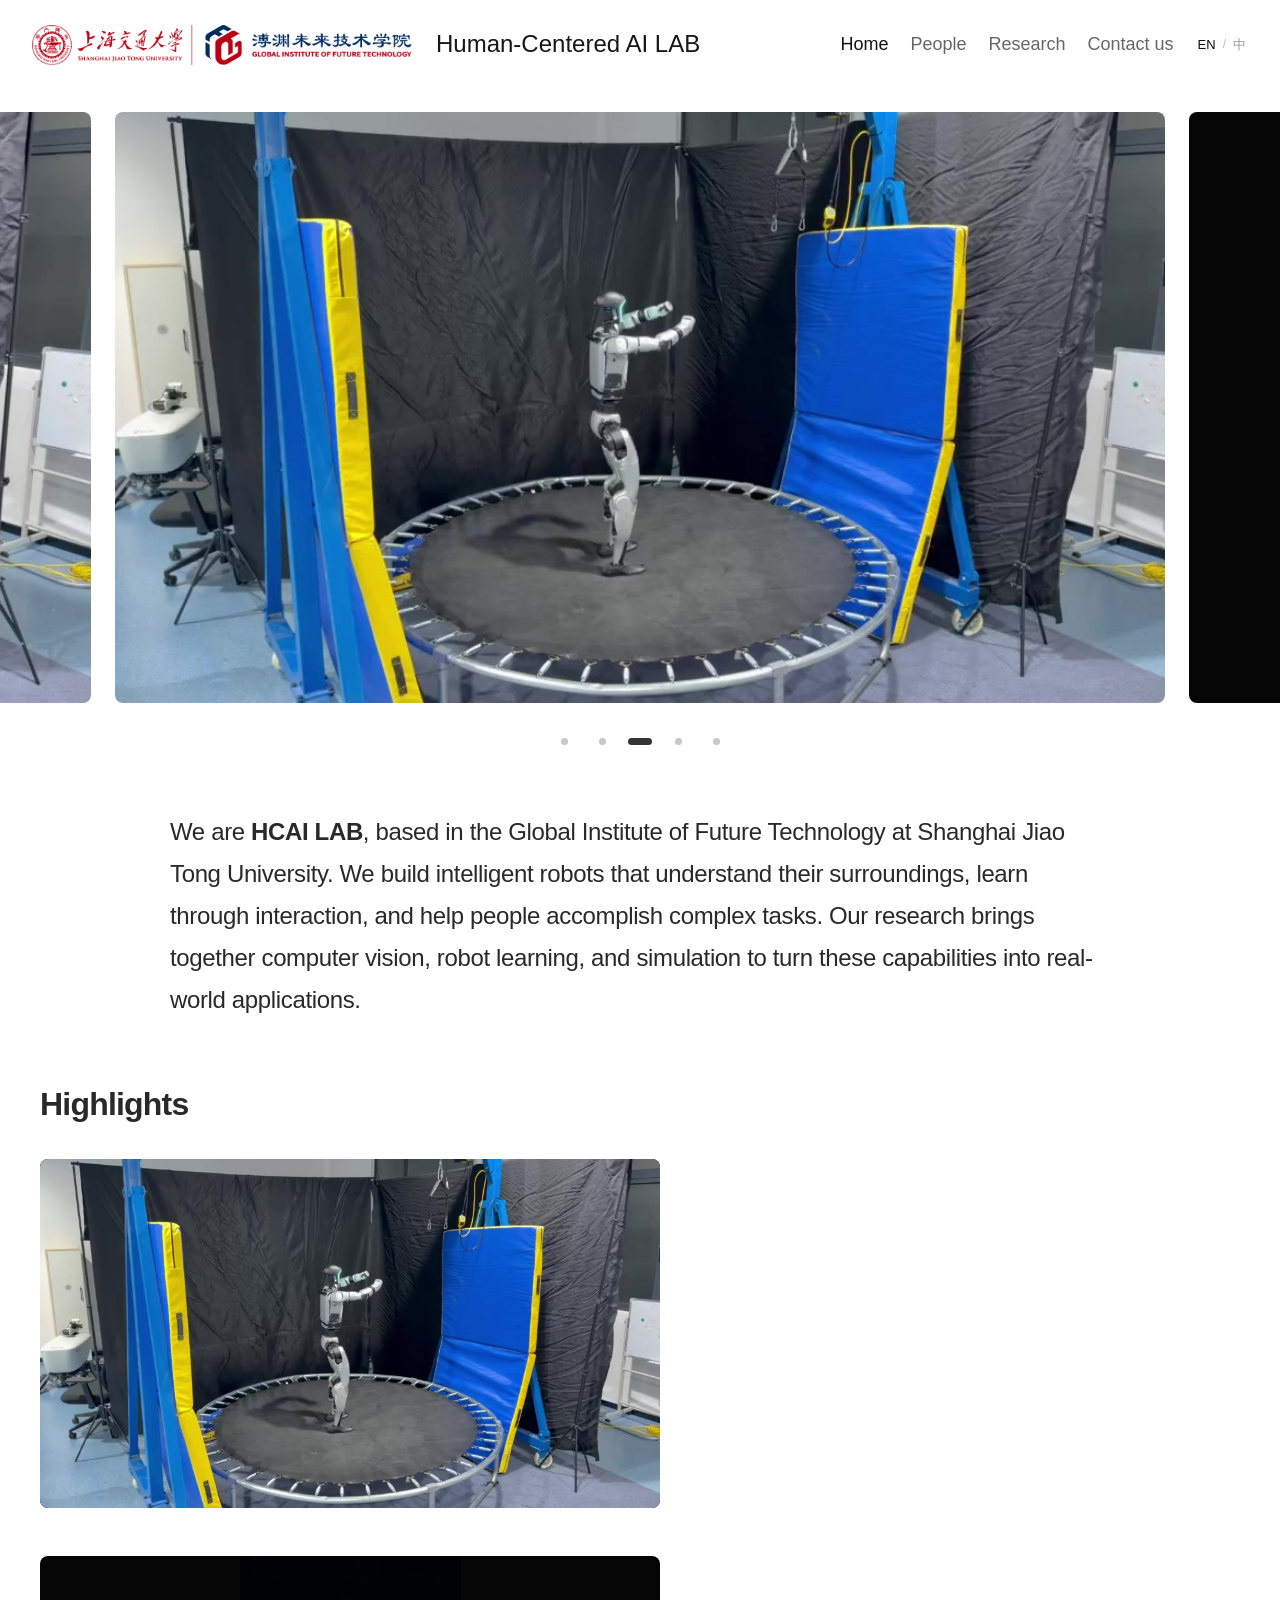
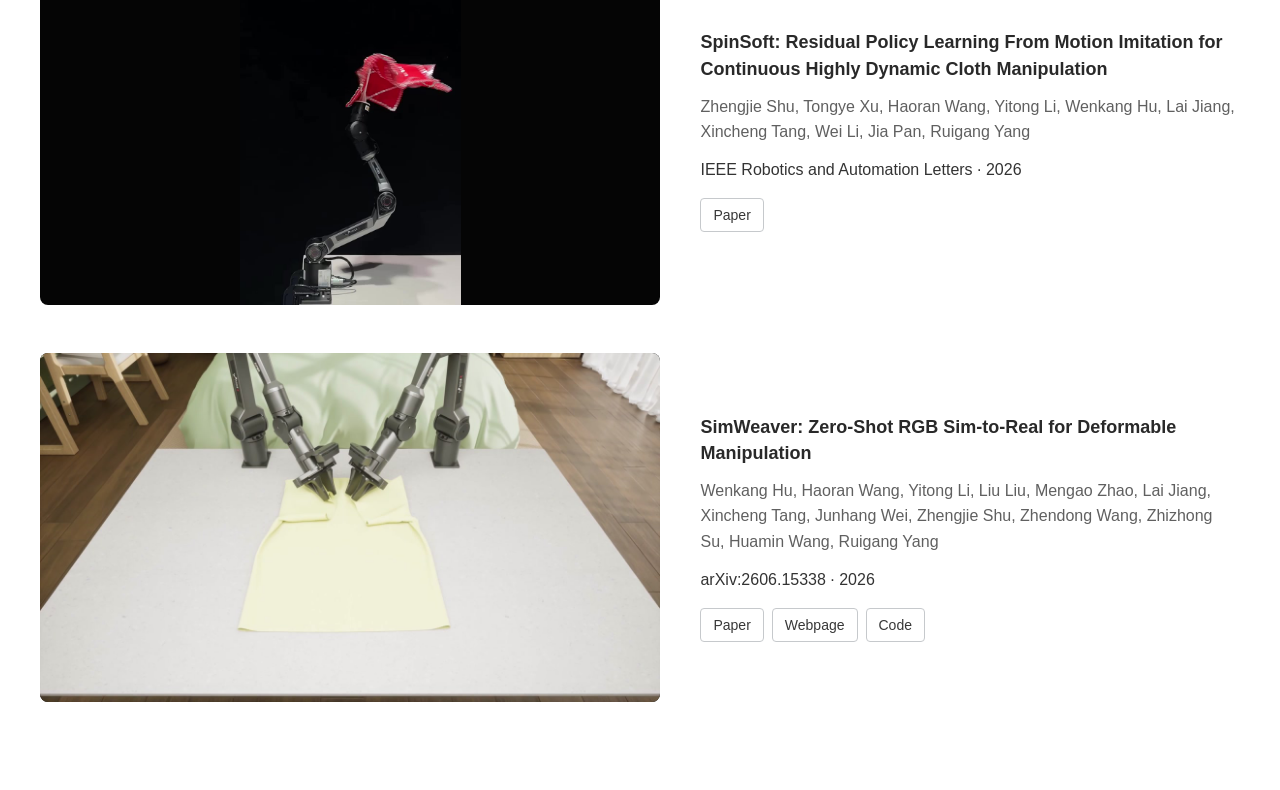
<file: index.html>
<!doctype html>
<html lang="en"><head><meta charset="utf-8"><meta name="viewport" content="width=device-width,initial-scale=1"><meta name="description" content="Human-Centered AI LAB at Shanghai Jiao Tong University, led by Professor Ruigang Yang. Explore our people, research and contact information."><meta name="theme-color" content="#a51d36"><title>Home | Human-Centered AI LAB · SJTU</title><link rel="icon" href="assets/favicon.svg" type="image/svg+xml"><link rel="stylesheet" href="style.css?v=fec92d4c0a"><script src="publications.js?v=fc303112a5" defer></script><script src="app.js?v=69bd2c455f" defer></script></head><body data-page="index"><a class="skip" href="#main">Skip to content / 跳至正文</a><div id="app"></div><noscript>Please enable JavaScript to view this bilingual website. 请启用 JavaScript 以浏览双语网站。<a href="https://gift.sjtu.edu.cn/en/faculty/40840">Faculty profile / 教师主页</a></noscript></body></html>
</file>
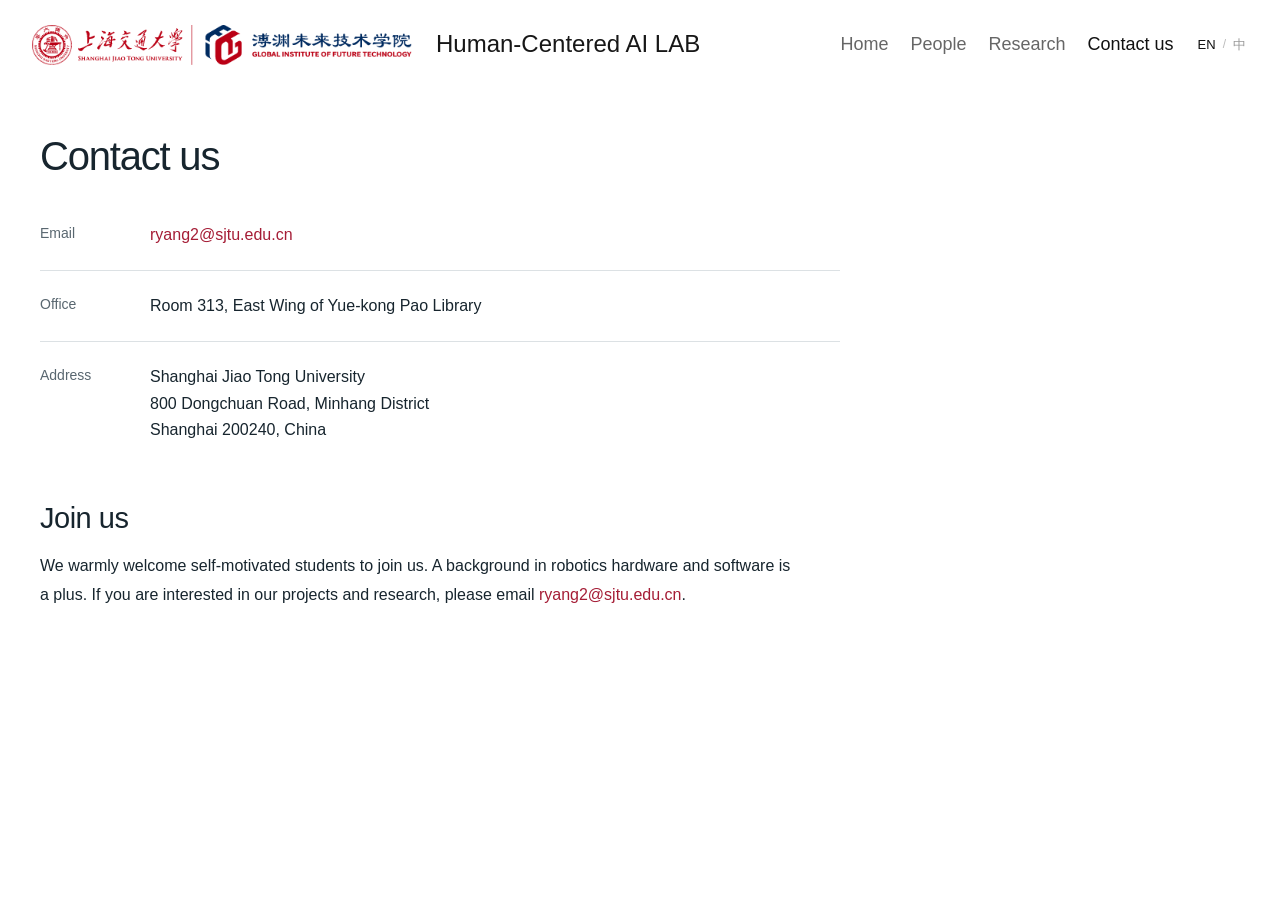
<file: contact.html>
<!doctype html>
<html lang="en"><head><meta charset="utf-8"><meta name="viewport" content="width=device-width,initial-scale=1"><meta name="description" content="Human-Centered AI LAB at Shanghai Jiao Tong University, led by Professor Ruigang Yang. Explore our people, research and contact information."><meta name="theme-color" content="#a51d36"><title>Contact us | Human-Centered AI LAB · SJTU</title><link rel="icon" href="assets/favicon.svg" type="image/svg+xml"><link rel="stylesheet" href="style.css?v=fec92d4c0a"><script src="app.js?v=69bd2c455f" defer></script></head><body data-page="contact"><a class="skip" href="#main">Skip to content / 跳至正文</a><div id="app"></div><noscript>Please enable JavaScript to view this bilingual website. 请启用 JavaScript 以浏览双语网站。<a href="https://gift.sjtu.edu.cn/en/faculty/40840">Faculty profile / 教师主页</a></noscript></body></html>
</file>
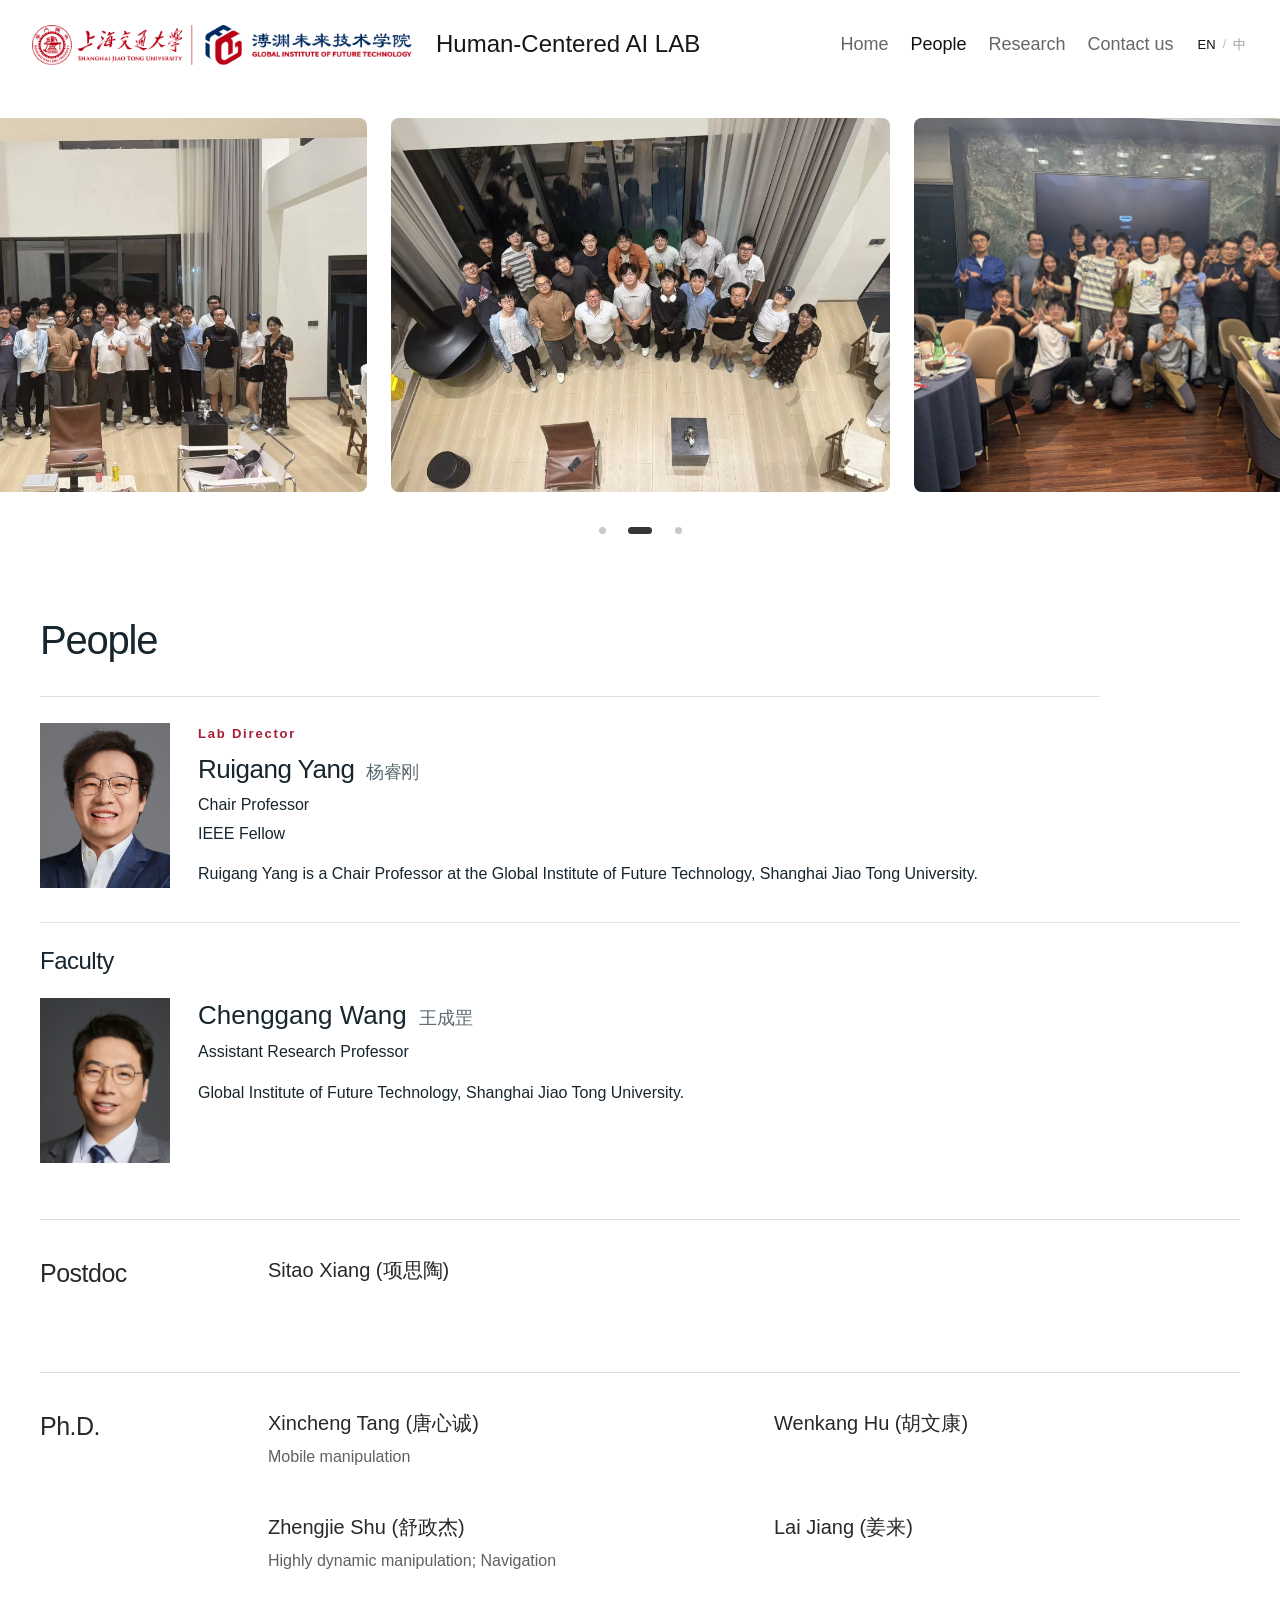
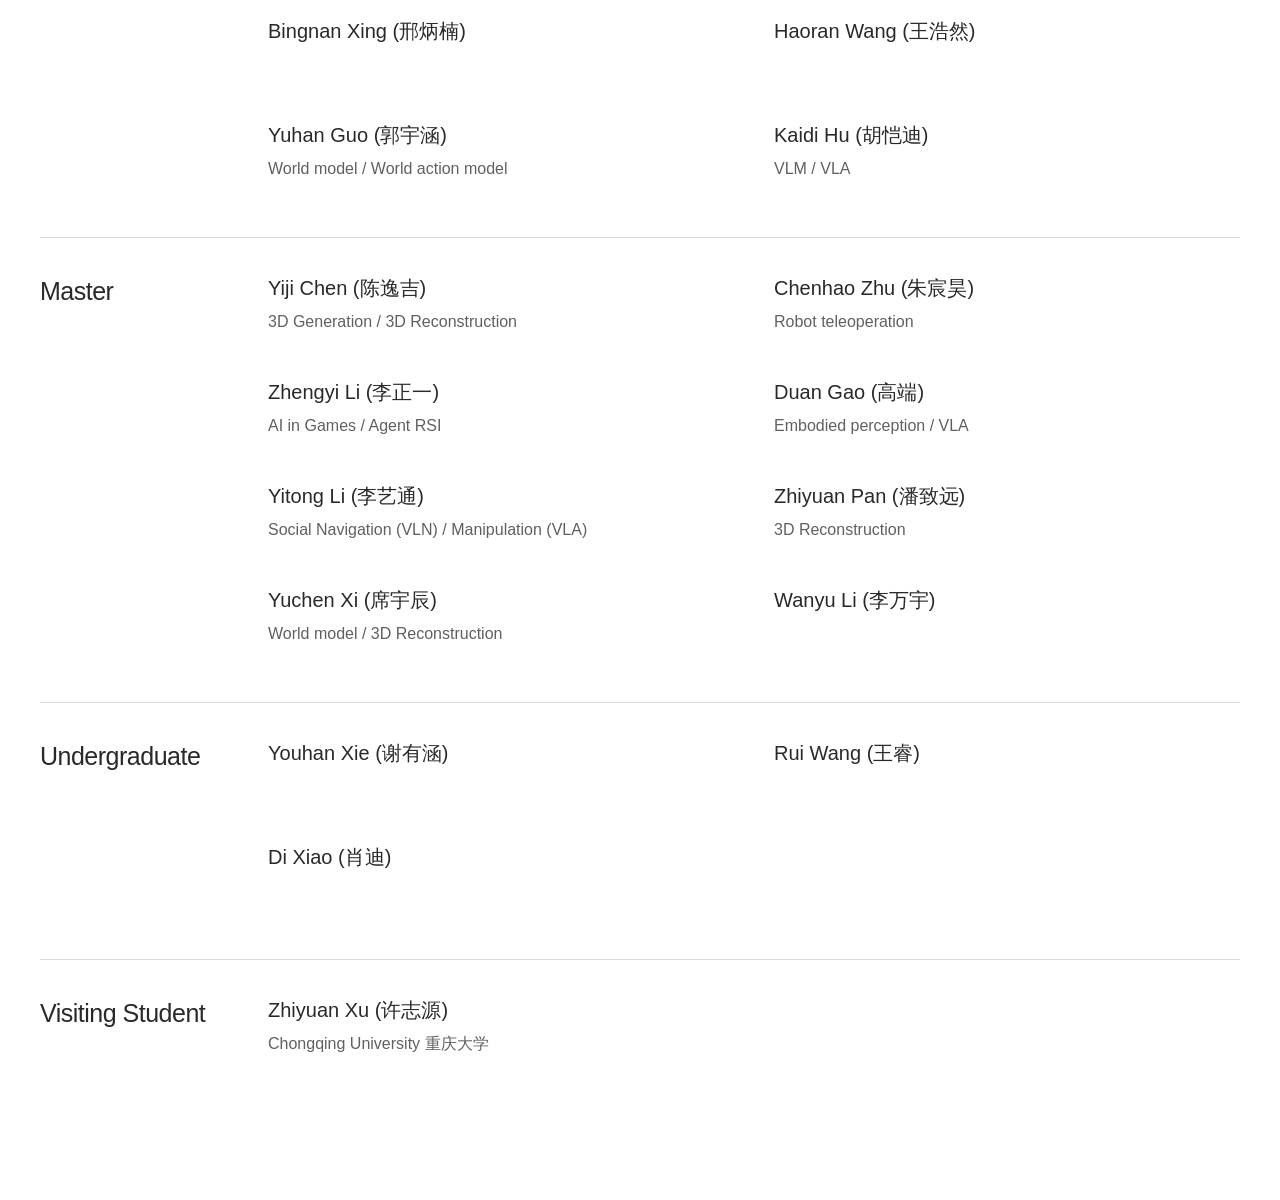
<file: people.html>
<!doctype html>
<html lang="en"><head><meta charset="utf-8"><meta name="viewport" content="width=device-width,initial-scale=1"><meta name="description" content="Human-Centered AI LAB at Shanghai Jiao Tong University, led by Professor Ruigang Yang. Explore our people, research and contact information."><meta name="theme-color" content="#a51d36"><title>People | Human-Centered AI LAB · SJTU</title><link rel="icon" href="assets/favicon.svg" type="image/svg+xml"><link rel="stylesheet" href="style.css?v=fec92d4c0a"><script src="app.js?v=69bd2c455f" defer></script></head><body data-page="people"><a class="skip" href="#main">Skip to content / 跳至正文</a><div id="app"></div><noscript>Please enable JavaScript to view this bilingual website. 请启用 JavaScript 以浏览双语网站。<a href="https://gift.sjtu.edu.cn/en/faculty/40840">Faculty profile / 教师主页</a></noscript></body></html>
</file>
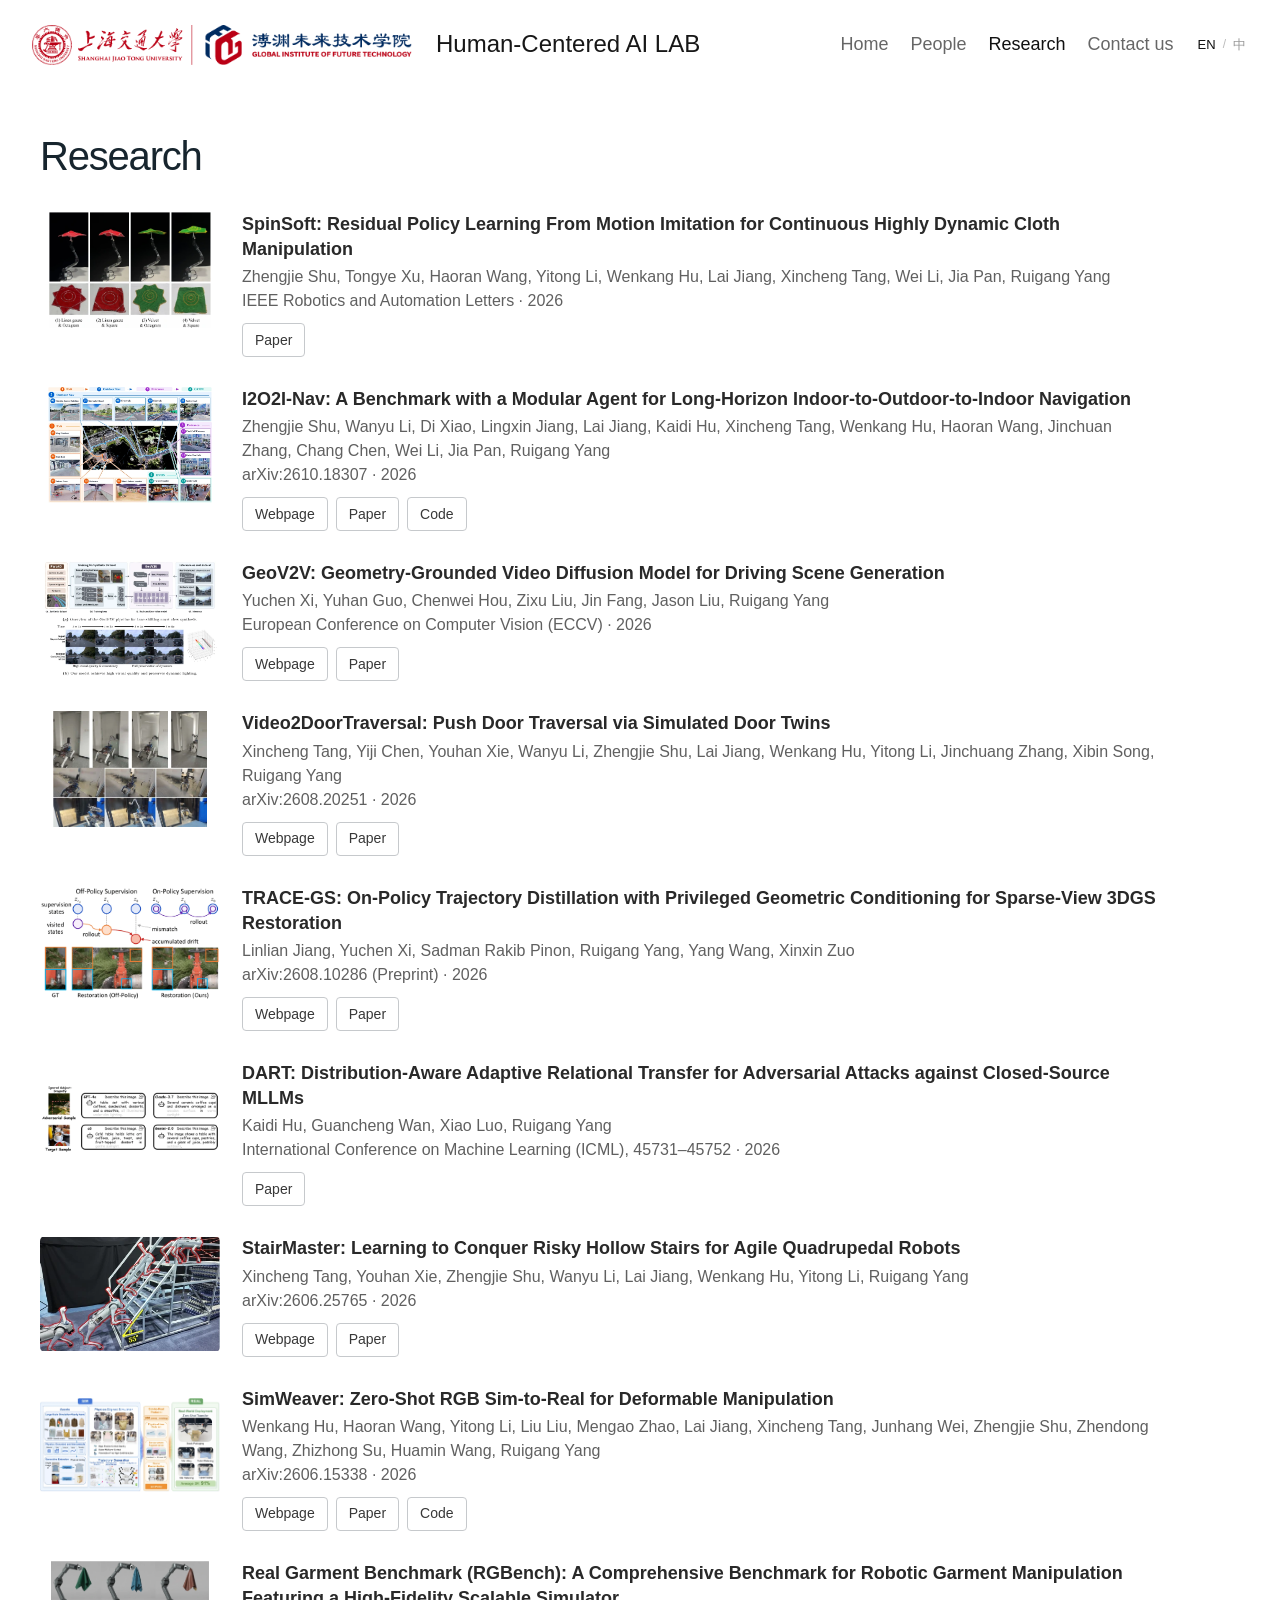
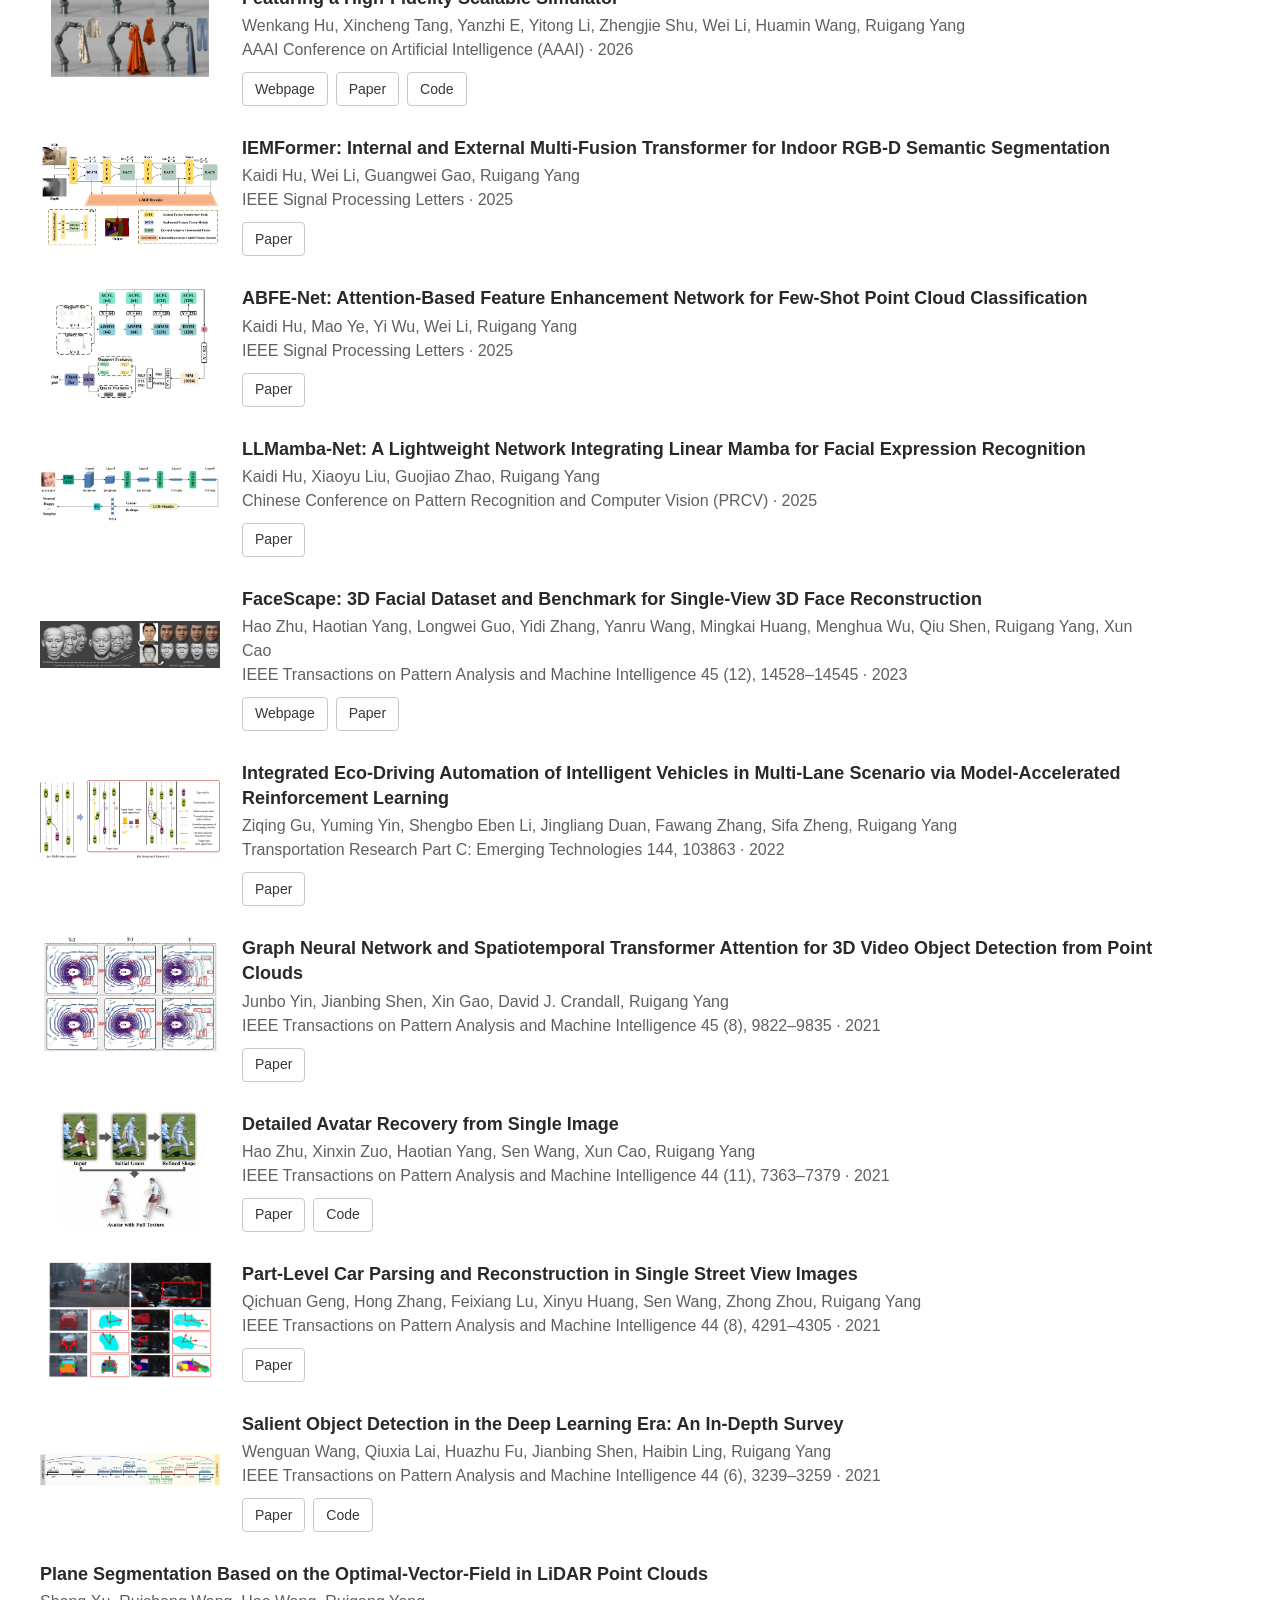
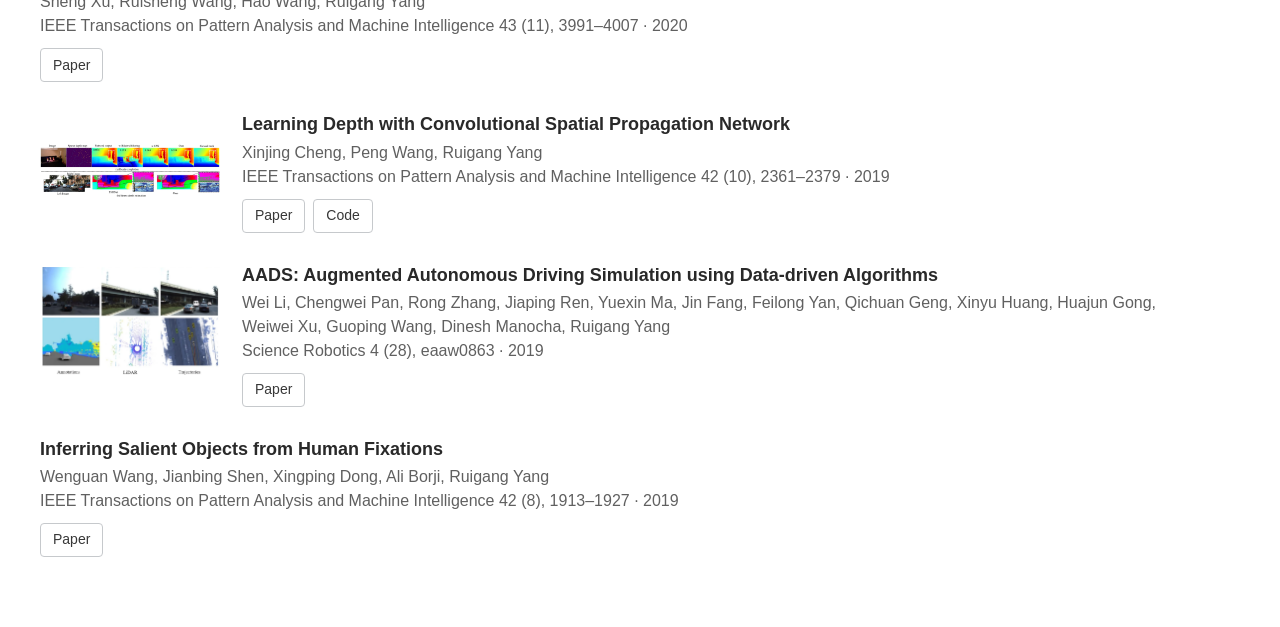
<file: research.html>
<!doctype html>
<html lang="en"><head><meta charset="utf-8"><meta name="viewport" content="width=device-width,initial-scale=1"><meta name="description" content="Human-Centered AI LAB at Shanghai Jiao Tong University, led by Professor Ruigang Yang. Explore our people, research and contact information."><meta name="theme-color" content="#a51d36"><title>Research | Human-Centered AI LAB · SJTU</title><link rel="icon" href="assets/favicon.svg" type="image/svg+xml"><link rel="stylesheet" href="style.css?v=fec92d4c0a"><script src="publications.js?v=fc303112a5" defer></script><script src="app.js?v=69bd2c455f" defer></script></head><body data-page="research"><a class="skip" href="#main">Skip to content / 跳至正文</a><div id="app"></div><noscript>Please enable JavaScript to view this bilingual website. 请启用 JavaScript 以浏览双语网站。<a href="https://gift.sjtu.edu.cn/en/faculty/40840">Faculty profile / 教师主页</a></noscript></body></html>
</file>
<file: style.css>
:root{--red:#a51d36;--ink:#17252e;--muted:#596770;--line:#dce1e4;--pale:#f3f5f6;--max:1200px}*{box-sizing:border-box}body{margin:0;color:var(--ink);font-family:Arial,"Helvetica Neue","Noto Sans SC","Microsoft YaHei",sans-serif;font-size:16px;line-height:1.65;background:white}a{color:inherit;text-decoration:none}a:hover{color:var(--red)}button{font:inherit;cursor:pointer}a:focus-visible,button:focus-visible{outline:3px solid #167a9a;outline-offset:5px}img{max-width:100%;display:block}.wrap{width:min(var(--max),calc(100% - 80px));margin:auto}.utility{background:#17252e;color:#e5eaec;font-size:14px}.utility .wrap{min-height:37px;display:flex;align-items:center;justify-content:space-between;gap:20px}.utility-links{display:flex;gap:20px;align-items:center}.utility-links span{color:#84949d}.language{display:flex;gap:9px;align-items:center}.language button{border:0;background:transparent;color:#b6c1c6;padding:5px 4px;font-size:14px}.language button[aria-pressed=true]{color:white;text-decoration:underline;text-underline-offset:5px}.brand{display:flex;align-items:center;gap:33px;padding:30px 0 25px}.university{display:flex;flex-direction:column;color:var(--red);padding-right:32px;border-right:1px solid var(--line);flex:none}.uni-cn{font-family:"Songti SC",SimSun,serif;letter-spacing:3px;font-weight:700;font-size:26px}.uni-en{font-size:10px;letter-spacing:1.3px;font-weight:700;margin-top:4px}.lab-name{font-size:29px;font-weight:600;letter-spacing:-.8px;line-height:1.2}.lab-subtitle{font-size:14px;color:var(--muted);margin-top:8px;letter-spacing:.4px}.nav-shell{border-bottom:1px solid var(--line)}nav{display:flex;align-items:center;gap:42px}nav a{padding:12px 0 16px;position:relative;font-size:16px}nav a[aria-current=page]{color:var(--red);font-weight:700}nav a[aria-current=page]:after{content:"";position:absolute;bottom:-1px;left:0;right:0;height:3px;background:var(--red)}.nav-end{margin-left:auto;color:var(--muted);font-size:13px;letter-spacing:1px}.menu-toggle{display:none}.breadcrumb{font-size:13px;color:var(--muted);padding:22px 0}.breadcrumb span{margin:0 11px;color:#9ca7ad}h1,h2,h3,p{margin-top:0}h1{font-size:40px;letter-spacing:-1.2px;font-weight:500;line-height:1.2;margin-bottom:20px}h2{font-weight:500;letter-spacing:-.5px;font-size:29px;line-height:1.3}h3{font-weight:500;font-size:21px;line-height:1.35}p{margin-bottom:20px}.eyebrow{font-size:13px;letter-spacing:1.8px;text-transform:uppercase;color:var(--red);font-weight:700;margin-bottom:13px}.hero-grid{display:grid;grid-template-columns:minmax(0,2.16fr) minmax(270px,1fr);gap:34px}.hero-visual{position:relative;min-width:0}.hero-visual img{width:100%;height:430px;object-fit:cover;object-position:55%}.visual-caption{font-size:12px;color:#697a84;margin:7px 0 0}.hero-about{border-top:3px solid var(--red);padding-top:24px}.hero-about h1{font-size:31px}.hero-about p{color:var(--muted);font-size:16px;line-height:1.7}.text-link{display:inline-block;color:var(--red);border-bottom:1px solid #bc8b94;font-weight:600;padding-bottom:3px}.section{margin-top:62px;margin-bottom:65px}.section-heading{display:flex;align-items:baseline;justify-content:space-between;gap:20px;border-bottom:1px solid var(--line);margin-bottom:26px;padding-bottom:17px}.section-heading h2{margin:0}.section-heading a{font-size:14px;color:var(--red)}.cards{display:grid;grid-template-columns:repeat(3,1fr);gap:28px}.research-card{border-bottom:1px solid var(--line);padding-bottom:24px}.research-card img{width:100%;aspect-ratio:1.85;object-fit:cover;transition:filter .2s}.research-card:hover img{filter:contrast(1.08)}.research-card h3{margin:19px 0 10px}.research-card p{font-size:15px;color:var(--muted);margin:0}.home-bottom{display:grid;grid-template-columns:1.25fr 1fr;gap:55px;margin-bottom:65px}.home-profile{display:grid;grid-template-columns:130px 1fr;gap:25px}.home-profile img{width:130px;height:165px;object-fit:cover;object-position:center 23%}.home-profile h3{margin-bottom:6px}.home-profile p{font-size:15px;color:var(--muted);margin-bottom:13px}.contact-callout{border-left:3px solid var(--red);padding:23px 28px;background:var(--pale)}.contact-callout p{color:var(--muted);font-size:15px}.contact-callout h3{font-size:24px;margin-bottom:12px}.page-intro{max-width:800px;margin-bottom:40px}.page-intro p{font-size:18px;color:var(--muted)}.person-profile{display:grid;grid-template-columns:260px 1fr;gap:55px;border-top:1px solid var(--line);padding-top:32px;max-width:1060px}.portrait{width:260px;height:330px;object-fit:cover;object-position:center 25%}.person-name{font-size:34px;margin:3px 0 4px}.chinese-name{font-size:21px;color:var(--muted);margin-left:13px}.role{font-size:18px;margin:0 0 18px}.profile-links{display:flex;gap:23px;flex-wrap:wrap;margin-top:24px;font-size:15px}.education{display:grid;grid-template-columns:65px 1fr;gap:10px 20px;margin:20px 0 0}.education dt{color:var(--red);font-weight:700}.education dd{margin:0}.notice{border-top:1px solid var(--line);padding-top:25px;margin:50px 0 65px}.notice p{color:var(--muted)}.research-row{display:grid;grid-template-columns:1fr 1.4fr;gap:45px;border-top:1px solid var(--line);padding:35px 0;scroll-margin-top:25px}.research-row img{width:100%;max-height:260px;object-fit:cover}.research-row h2{margin-top:6px}.research-row p{color:var(--muted)}.tags{display:flex;gap:9px;flex-wrap:wrap}.tags span{font-size:14px;background:var(--pale);padding:6px 12px}.publication-band{background:#172d3a;color:white;padding:35px 40px;display:flex;align-items:center;justify-content:space-between;gap:30px;margin:28px 0 65px}.publication-band h2{margin-bottom:8px}.publication-band p{margin:0;color:#c6d1d7}.button{display:inline-block;border:1px solid #b7c5ce;padding:10px 20px;flex-shrink:0}.button:hover{background:white;color:var(--ink)}.contact-grid{display:grid;grid-template-columns:1.1fr 1fr;gap:70px;margin-bottom:60px}.contact-details{margin:0}.contact-details>div{padding:22px 0;border-top:1px solid var(--line);display:grid;grid-template-columns:90px 1fr;gap:20px}.contact-details dt{font-size:14px;color:var(--muted)}.contact-details dd{margin:0;overflow-wrap:anywhere}.contact-details a{color:var(--red)}.location-panel{padding:35px;background:var(--pale);border-top:3px solid var(--red);height:fit-content}.location-panel .campus-word{font-size:54px;letter-spacing:-2px;font-weight:600;margin:0 0 18px;color:#b2c0c6}.location-panel h2{font-size:25px}.location-panel p{color:var(--muted)}.source-note{font-size:13px;color:var(--muted);margin:30px 0}.source-note a{text-decoration:underline}.footer{background:#17252e;color:#e1e7eb;padding:40px 0 22px}.footer-grid{display:grid;grid-template-columns:1.4fr 1fr 1fr;gap:50px}.footer h2{font-size:22px;color:white;margin-bottom:12px}.footer p,.footer a{font-size:14px;color:#bcc8cf}.footer h3{font-size:15px;color:#fff;margin-bottom:12px}.footer-links{display:flex;flex-direction:column;gap:7px}.footer a:hover{color:white;text-decoration:underline}.copyright{margin-top:34px;border-top:1px solid #394851;padding-top:18px;font-size:12px;color:#9fafb8;display:flex;justify-content:space-between;gap:20px}.skip{position:absolute;top:-70px;left:15px;padding:10px;background:white;z-index:5}.skip:focus{top:5px}html[lang=zh-CN] h1,html[lang=zh-CN] h2{letter-spacing:0}html[lang=zh-CN] .hero-about h1{font-size:29px;line-height:1.5}html[lang=zh-CN] .hero-about p{line-height:1.9}@media(min-width:1500px){:root{--max:1260px}.hero-visual img{height:460px}}@media(max-width:950px){.wrap{width:calc(100% - 44px)}.brand{gap:20px}.university{padding-right:20px}.uni-cn{font-size:21px}.uni-en{font-size:8px}.lab-name{font-size:25px}.hero-grid{grid-template-columns:1.65fr 1fr;gap:24px}.hero-visual img{height:440px}.hero-about h1{font-size:27px}.hero-about p{font-size:15px}.home-bottom{gap:25px}.contact-grid{gap:35px}.nav-end{display:none}}@media(max-width:700px){.wrap{width:calc(100% - 36px)}.utility-links a:last-child,.utility-links span{display:none}.utility .wrap{gap:8px}.utility-links a{font-size:12px}.brand{padding:23px 0;align-items:flex-start;flex-direction:column;gap:16px}.university{border:0;padding:0}.uni-cn{font-size:21px}.uni-en{font-size:8px}.lab-name{font-size:27px}.lab-subtitle{font-size:12px}.nav-shell .wrap{position:relative}.menu-toggle{display:block;border:0;background:white;padding:12px 0;font-size:15px;color:var(--red)}nav{display:none;gap:0;flex-direction:column;align-items:stretch;padding-bottom:10px}nav.open{display:flex}nav a{padding:11px 0}nav a[aria-current=page]:after{width:30px}.breadcrumb{padding:19px 0;font-size:12px}.hero-grid{grid-template-columns:1fr;gap:24px}.hero-visual img{height:auto;aspect-ratio:1.65;object-position:center}.hero-about{padding-top:23px}.hero-about h1{font-size:31px}.hero-about p{font-size:16px}.section{margin:42px 0}.section-heading{align-items:center}.section-heading h2{font-size:25px}.cards{grid-template-columns:1fr;gap:30px}.research-card img{max-height:220px}.home-bottom{grid-template-columns:1fr;margin-bottom:42px;gap:34px}.home-profile{grid-template-columns:100px 1fr;gap:20px}.home-profile img{width:100px;height:140px}.footer-grid{grid-template-columns:1fr;gap:25px}.copyright{display:block}.copyright span{display:block;margin-top:6px}.page-intro h1{font-size:34px}.page-intro p{font-size:17px}.person-profile{grid-template-columns:1fr;gap:25px}.portrait{width:220px;height:280px}.person-name{font-size:29px}.chinese-name{font-size:19px}.education{font-size:15px;grid-template-columns:52px 1fr;gap:13px}.research-row{grid-template-columns:1fr;gap:22px;padding:28px 0}.research-row h2{font-size:26px}.publication-band{padding:28px;align-items:flex-start;flex-direction:column;margin-bottom:40px}.contact-grid{grid-template-columns:1fr;gap:35px}.contact-details>div{grid-template-columns:64px 1fr;gap:15px}.location-panel{padding:28px}.notice{margin-bottom:40px}}@media(prefers-reduced-motion:reduce){*{scroll-behavior:auto!important;transition:none!important}}
/* Minimal institutional header and full-screen typographic home. */
.minimal-header{display:flex;align-items:center;justify-content:space-between;gap:32px;padding:34px 40px 22px;background:#fff}.official-identity{display:block;flex:0 1 500px;min-width:230px}.official-identity img{width:100%;height:auto}.minimal-controls{display:flex;align-items:center;gap:30px;flex-shrink:0}.minimal-header nav{display:flex;flex-direction:row;align-items:center;gap:27px;padding:0}.minimal-header nav a{font-size:14px;font-weight:400;color:#666;padding:8px 0;white-space:nowrap}.minimal-header nav a[aria-current=page]{color:#111}.minimal-header nav a[aria-current=page]:after{display:none}.minimal-header nav a:hover{color:#a51d36}.minimal-header .language{font-size:12px;gap:5px;color:#bbb}.minimal-header .language button{font-size:13px;color:#999;padding:6px 2px}.minimal-header .language button[aria-pressed=true]{color:#111;text-decoration:none}.minimal-home{padding:30px 40px 35px;display:flex;align-items:center;min-height:calc(100svh - 107px)}.full-name{font-family:Arial,"Helvetica Neue",sans-serif;font-size:min(11.4vw,17svh);font-weight:500;line-height:.99;letter-spacing:-.065em;margin:0;color:#111}.full-name>span{display:block;white-space:nowrap}.full-name wbr{display:none}html[lang=zh-CN] .full-name{letter-spacing:-.065em}.minimal-footer{margin:50px 40px 0;border-top:1px solid #e8e8e8;padding:22px 0;display:flex;justify-content:space-between;gap:20px;font-size:13px;color:#777}body[data-page=index] #app{min-height:100svh}.minimal-header~main .breadcrumb{padding-top:30px}
@media(min-width:1600px){.minimal-header{padding:40px 4vw 24px}.minimal-home{padding-left:4vw;padding-right:4vw;min-height:calc(100svh - 115px)}}
@media(max-width:1080px){.minimal-header{gap:22px;padding:28px 30px 20px}.official-identity{flex-basis:420px}.minimal-controls{gap:18px}.minimal-header nav{gap:18px}.minimal-home{padding-left:30px;padding-right:30px}}
@media(max-width:850px){.minimal-header{align-items:flex-start;flex-direction:column;gap:23px}.official-identity{flex-basis:auto;width:min(500px,100%);min-width:0}.minimal-controls{width:100%;justify-content:space-between}.minimal-home{min-height:calc(100svh - 150px)}.full-name{font-size:min(11.7vw,16svh)}}
@media(max-width:550px){.minimal-header{padding:25px 22px 10px;gap:20px}.minimal-header nav{gap:18px}.minimal-header nav a{font-size:14px}.minimal-controls{gap:14px}.minimal-header .language{gap:4px}.minimal-home{padding:35px 22px 40px;min-height:calc(100svh - 132px);align-items:center}.full-name{font-size:min(17vw,13.5svh);line-height:1.01;letter-spacing:-.065em}.full-name>span{white-space:normal}.full-name wbr{display:initial}.minimal-footer{margin:30px 22px 0;flex-direction:column;gap:8px}.minimal-header~main .breadcrumb{padding-top:20px}} 
@media(max-width:360px){.minimal-header nav{gap:11px}.minimal-controls{gap:9px}.minimal-header nav a{font-size:13px}}
body[data-page=index] #app{display:flex;flex-direction:column;min-height:100svh}body[data-page=index] .minimal-header{flex-shrink:0}body[data-page=index] .minimal-home{flex:1;min-height:0}@media(min-width:851px){.full-name{font-size:min(11.4vw,calc((100svh - 175px)/4))}}

/* Quiet two-line title with generous white space. */
body[data-page=index] .minimal-home{justify-content:center;padding:40px 40px 120px}.full-name,html[lang=zh-CN] .full-name{font-size:clamp(36px,5vw,76px);font-weight:400;line-height:1.2;letter-spacing:-.045em;text-align:center}.full-name>span{white-space:nowrap}.full-name>span+span{margin-top:.08em}@media(max-width:850px){body[data-page=index] .minimal-home{padding:40px 24px 110px}.full-name,html[lang=zh-CN] .full-name{font-size:clamp(25px,5.2vw,44px)}}@media(max-width:550px){body[data-page=index] .minimal-home{padding:35px 20px 110px}.full-name,html[lang=zh-CN] .full-name{font-size:clamp(20px,5.8vw,30px);line-height:1.3;letter-spacing:-.04em}}

/* Subpages begin directly with their page title. */
body:not([data-page=index]) .page-intro{padding-top:42px;margin-bottom:32px}body:not([data-page=index]) .page-intro h1{margin-bottom:0}@media(max-width:550px){body:not([data-page=index]) .page-intro{padding-top:30px;margin-bottom:26px}}

/* People: director and faculty, with concise biographies. */
.director-label{text-transform:none}.director-role{margin-bottom:4px}.fellow{font-size:18px;margin:0 0 22px}.faculty-section{border-top:1px solid var(--line);margin-top:48px;padding-top:26px;margin-bottom:60px}.faculty-section>h2{margin-bottom:28px}.faculty-profile{border-top:0;padding-top:0}.faculty-profile .person-name{margin-top:0}@media(max-width:700px){.faculty-section{margin-top:36px;margin-bottom:40px}.faculty-profile .person-name{line-height:1.4}.faculty-profile .chinese-name{display:inline-block}}

/* Compact faculty profiles: portraits at half the previous width and height. */
.person-profile{grid-template-columns:130px minmax(0,1fr);gap:28px;padding-top:26px}.portrait{width:130px;height:165px}.person-name{font-size:26px;margin:0 0 6px}.chinese-name{font-size:18px;margin-left:12px}.person-profile .role,.person-profile .fellow{font-size:16px}.person-profile .role{margin-bottom:14px}.person-profile .director-role{margin-bottom:2px}.person-profile .fellow{margin-bottom:14px}.person-profile .director-label{margin-bottom:8px}.person-profile p:last-child{margin-bottom:0}.faculty-section{margin-top:34px;padding-top:22px;margin-bottom:48px}.faculty-section>h2{font-size:24px;margin-bottom:22px}.faculty-profile{padding-top:0}@media(max-width:700px){.person-profile{grid-template-columns:110px minmax(0,1fr);gap:20px}.portrait{width:110px;height:140px}.person-name{font-size:22px}.person-profile .chinese-name{display:block;font-size:16px;margin:5px 0 0}.faculty-section{margin-top:30px;padding-top:22px;margin-bottom:36px}.faculty-profile .person-name{line-height:1.3}}

/* Publication list: small paper figures and compact bibliographic details. */
.project-list{display:grid;gap:30px;margin-bottom:70px;max-width:1120px}.project-row{display:grid;grid-template-columns:180px minmax(0,1fr);gap:22px;align-items:start}.project-image{display:flex;width:180px;height:116px;align-items:center;justify-content:center;overflow:hidden;border-radius:5px}.project-image img{width:100%;height:100%;object-fit:contain}.project-details h2{font-size:18px;font-weight:600;letter-spacing:0;line-height:1.4;margin:0 0 3px;color:#292929}.project-details p{font-size:16px;line-height:1.5;margin:0;color:#606060}.project-links{display:flex;flex-wrap:wrap;gap:7px;font-size:16px;line-height:1.6;margin-top:2px;color:#333}.project-links a:hover{text-decoration:underline;text-underline-offset:4px}.project-links span{color:#777}
@media(max-width:700px){.project-row{grid-template-columns:140px minmax(0,1fr);gap:18px}.project-image{width:140px;height:100px}.project-details h2{font-size:17px}.project-list{gap:30px}}
@media(max-width:480px){.project-row{grid-template-columns:1fr;gap:12px}.project-image{width:180px;height:110px}.project-image-empty{display:none}.project-list{gap:32px;margin-bottom:42px}.project-details h2{font-size:18px}}

/* Contact and recruitment: a simple single-column page. */
.contact-content{max-width:800px;margin-bottom:64px}.contact-information>h2{margin-bottom:8px}.contact-information .contact-details>div:first-child{border-top:0;padding-top:10px}.join-us{margin-top:34px}.join-us h2{margin-bottom:15px}.join-us p{max-width:760px;margin:0;line-height:1.8}.join-us a{color:var(--red);overflow-wrap:anywhere}.join-us a:hover{text-decoration:underline;text-underline-offset:3px}@media(max-width:700px){.contact-content{margin-bottom:40px}.join-us{margin-top:28px}}

/* Home: the original Video2DoorTraversal film as a quiet background. */
body[data-page=index] .minimal-home{position:relative;isolation:isolate;overflow:hidden;background:#222;padding:40px}.home-background,.home-shade{position:absolute;inset:0;width:100%;height:100%;pointer-events:none}.home-background{top:-6%;height:112%;object-fit:cover;object-position:center;z-index:-2}.home-shade{background:rgba(0,0,0,.43);z-index:-1}.minimal-home .full-name{color:#fff;text-shadow:0 2px 18px rgba(0,0,0,.3)}@media(max-width:550px){body[data-page=index] .minimal-home{padding:30px 20px}}

/* Lab wordmark and the white introduction below the full-height film. */
.home-page{width:100%}body[data-page=index] .minimal-home{min-height:calc(100svh - 108px);flex:none}.lab-intro{background:white;color:#292929;padding:84px 40px 96px}.lab-intro-inner{max-width:940px;margin:0 auto}.lab-intro p{font-size:24px;line-height:1.75;margin:0;letter-spacing:-.015em}.lab-intro strong{font-weight:600}@media(max-width:1100px){.minimal-header{gap:20px}.official-identity{flex-basis:380px}}@media(max-width:850px){.minimal-header{display:grid;grid-template-columns:minmax(0,1fr) auto;gap:20px}.minimal-controls{grid-column:1/-1}.official-identity{width:min(500px,100%)}body[data-page=index] .minimal-home{min-height:calc(100svh - 150px)}.lab-intro{padding:60px 28px 70px}.lab-intro p{font-size:21px}}@media(max-width:550px){.minimal-header{column-gap:16px;row-gap:20px}body[data-page=index] .minimal-home{min-height:calc(100svh - 120px)}.lab-intro{padding:46px 22px 54px}.lab-intro p{font-size:18px;line-height:1.8}}

/* A restrained editorial wordmark, aligned with the institutional header. */
@media(max-width:1100px){}@media(max-width:550px){}

@media(max-width:850px){.minimal-header{display:flex;flex-direction:column;align-items:flex-start}.minimal-controls{width:100%}}

/* Quiet video highlights and distinct publication resource links. */
.highlights{padding:0 40px 96px;background:#fff}.highlights-inner{max-width:1200px;margin:0 auto}.highlights h2{font-size:30px;line-height:1.2;font-weight:600;letter-spacing:-.025em;margin:0 0 28px;color:#292929}.highlight-grid{display:grid;grid-template-columns:repeat(3,minmax(0,1fr));gap:22px}.highlight-grid :is(video,img){display:block;width:100%;aspect-ratio:568/320;object-fit:contain;border-radius:6px;background:#eee}.project-links{gap:8px;margin-top:10px}.project-links a{display:inline-flex;align-items:center;justify-content:center;min-height:34px;padding:4px 12px;border:1px solid #c6c9cc;border-radius:4px;font-size:14px;line-height:1.5;color:#383838;background:#fff;transition:border-color .15s,color .15s,background .15s}.project-links a:hover{border-color:var(--red);color:var(--red);background:#fdf7f8;text-decoration:none}.project-links a:focus-visible{outline:2px solid var(--red);outline-offset:3px}@media(max-width:850px){.highlights{padding:0 28px 70px}.highlight-grid{gap:16px}.highlights h2{font-size:28px}}@media(max-width:600px){.highlight-grid{grid-template-columns:1fr;gap:20px}.highlights{padding:0 22px 54px}.highlights h2{font-size:26px;margin-bottom:22px}}

/* Large, swipeable films with a quiet three-dot navigation. */
.highlights{padding:0 0 80px;overflow:hidden}.highlights-inner{max-width:none}.highlights h2{max-width:1200px;margin:0 auto 28px;padding:0 40px;box-sizing:content-box}.highlight-grid{--film-width:min(82vw,1100px);position:relative;display:flex;gap:24px;overflow-x:auto;scroll-snap-type:x mandatory;scrollbar-width:none;padding:0 calc((100% - var(--film-width))/2);cursor:grab;overscroll-behavior-x:contain;touch-action:pan-x pan-y}.highlight-grid::-webkit-scrollbar{display:none}.highlight-grid :is(video,img){flex:0 0 var(--film-width);width:var(--film-width);max-width:none;scroll-snap-align:center;scroll-snap-stop:always;border-radius:8px;user-select:none;pointer-events:none}.highlight-grid.dragging{scroll-snap-type:none;cursor:grabbing}.highlight-grid:focus-visible{outline:2px solid var(--red);outline-offset:-2px}.highlight-dots{display:flex;justify-content:center;gap:2px;margin-top:20px}.highlight-dots button{display:grid;place-items:center;width:36px;height:36px;border:0;background:transparent;cursor:pointer;padding:0}.highlight-dots span{display:block;width:7px;height:7px;border-radius:50%;background:#c8c8c8;transition:width .2s,background .2s}.highlight-dots button[aria-pressed=true] span{width:24px;border-radius:5px;background:#353535}.highlight-dots button:focus-visible{outline:2px solid var(--red);border-radius:5px}@media(min-width:1500px){.highlight-grid{--film-width:min(78vw,1400px)}}@media(max-width:850px){.highlights h2{padding:0 28px}.highlight-grid{gap:16px}.highlights{padding-bottom:60px}}@media(max-width:600px){.highlights h2{padding:0 22px}.highlight-grid{--film-width:88vw;gap:12px}.highlight-grid :is(video,img){border-radius:5px}.highlights{padding-bottom:44px}.highlight-dots{margin-top:12px}}

/* Team photos lead the People page, retaining the complete photograph. */
.people-page{width:100%;min-width:0}.group-gallery{padding:28px 0 10px;overflow:hidden}.group-gallery .highlight-grid{--film-width:min(39vw,500px)}.group-gallery .highlight-grid img{aspect-ratio:4/3;height:auto;object-fit:contain}.people-page>.wrap{margin-top:16px}@media(min-width:1500px){.group-gallery .highlight-grid{--film-width:min(38vw,550px)}}@media(max-width:600px){.group-gallery{padding-top:12px}.group-gallery .highlight-grid{--film-width:44vw}.people-page>.wrap{margin-top:8px}}

/* Preserve the complete portrait demonstration against its dark backdrop. */
.home-page .highlight-grid video:nth-child(4){background:#050505}

/* Compact, centered header with clearer navigation. */
.minimal-header{width:100%;max-width:1360px;margin:0 auto;padding:24px 32px 20px;gap:32px}
.minimal-header nav a{font-size:18px}
@media(max-width:1080px){.minimal-header{padding:24px 28px 20px;gap:24px}.official-identity{flex-basis:380px}.minimal-header nav{gap:20px}}
@media(max-width:850px){.minimal-header{gap:20px}.official-identity{flex-basis:auto}}
@media(max-width:550px){.minimal-header{padding:20px 20px 14px;gap:18px}.minimal-header nav{gap:12px}.minimal-header nav a{font-size:16px}.minimal-controls{gap:12px}.minimal-header .language{gap:3px}}
@media(max-width:360px){.minimal-header{padding-left:14px;padding-right:14px}.minimal-header nav{gap:9px}.minimal-header nav a{font-size:15px}.minimal-controls{gap:8px}}

/* Institutional identity at the left edge, navigation at the right. */
.minimal-header{max-width:none;margin:0;padding:22px 32px;gap:30px}
.header-brand{display:flex;align-items:center;gap:30px;min-width:0}
.header-brand .official-identity{flex:0 1 500px;width:500px;min-width:260px}
.lab-wordmark{font-family:Arial,"Helvetica Neue",Helvetica,sans-serif;font-size:28px;font-weight:400;line-height:1.2;letter-spacing:0;color:#171717;white-space:nowrap}
.minimal-controls{margin-left:auto}
.project-row-text{grid-template-columns:1fr}
@media(max-width:1500px){.header-brand{gap:24px}.header-brand .official-identity{width:380px;flex-basis:380px}.lab-wordmark{font-size:24px}.minimal-header nav{gap:22px}.minimal-controls{gap:22px}}
@media(max-width:1200px){.minimal-header{flex-wrap:wrap;gap:18px}.header-brand{width:100%;justify-content:flex-start}.minimal-controls{width:100%;justify-content:flex-end}.header-brand .official-identity{width:420px;flex-basis:420px}}
@media(max-width:850px){.minimal-header{display:flex;flex-direction:column;align-items:stretch}.header-brand .official-identity{width:55%;flex-basis:55%;min-width:0}.lab-wordmark{font-size:22px}.minimal-controls{justify-content:space-between}}
@media(max-width:550px){.minimal-header{padding:18px 20px 14px;gap:16px}.header-brand{flex-direction:column;align-items:flex-start;gap:12px}.header-brand .official-identity{width:100%;flex-basis:auto}.lab-wordmark{font-size:22px}.minimal-header nav{gap:12px}.minimal-controls{gap:12px}}
@media(max-width:360px){.minimal-header{padding-left:14px;padding-right:14px}.minimal-header nav{gap:9px}.minimal-controls{gap:8px}}

/* Home: films first, followed by the introduction and three research stories. */
.home-reel{padding:22px 0 0;overflow:hidden;background:#fff}
.home-page .lab-intro{padding:52px 32px 64px}
.home-projects{max-width:1264px;margin:0 auto;padding:0 32px 88px;color:#292929}
.home-projects>h2{font-size:32px;line-height:1.2;font-weight:600;letter-spacing:-.025em;margin:0 0 36px}
.home-project-list{display:grid;gap:48px}
.home-project{display:grid;grid-template-columns:minmax(0,1.15fr) minmax(0,1fr);gap:40px;align-items:center}
.home-project-media{min-width:0;overflow:hidden;border-radius:8px;background:#050505}
.home-project-media video{display:block;width:100%;aspect-ratio:16/9;object-fit:contain;pointer-events:none}
.home-project-info h3{font-size:25px;line-height:1.3;font-weight:500;letter-spacing:-.02em;margin:0 0 16px}
.home-project-info h4{font-size:18px;line-height:1.45;font-weight:600;letter-spacing:0;margin:0 0 12px}
.home-project-info p{font-size:16px;line-height:1.6;color:#606060;margin:0 0 10px}
.home-project-info .home-project-venue{color:#333;margin-top:12px}
.home-project-info .project-links{margin-top:16px}
@media(max-width:850px){.home-reel{padding-top:12px}.home-page .lab-intro{padding:36px 28px 48px}.home-projects{padding:0 28px 64px}.home-project{gap:24px;grid-template-columns:minmax(0,1fr) minmax(0,1fr)}.home-project-info h3{font-size:23px}.home-project-list{gap:40px}}
@media(max-width:650px){.home-project{grid-template-columns:1fr;gap:20px}.home-projects{padding:0 22px 52px}.home-projects>h2{font-size:28px;margin-bottom:26px}.home-project-info h3{margin-bottom:12px}.home-page .lab-intro{padding:28px 22px 42px}.home-project-list{gap:38px}}

/* Student directory: degree labels beside two quiet columns of names. */
.student-sections{margin:56px 0 88px;max-width:1200px;display:grid;gap:0}
.student-section{display:grid;grid-template-columns:180px minmax(0,1fr);gap:48px;align-items:start;margin:0;padding:36px 0 44px;border-top:1px solid #d8dadd}
.student-section>h2{font-size:25px;font-weight:500;line-height:1.4;margin:0;color:#292929;letter-spacing:-.02em}
.student-grid{display:grid;grid-template-columns:repeat(2,minmax(0,1fr));gap:32px 40px}
.student-card{border:0;padding:0;min-height:72px}
.student-card h3{font-size:20px;font-weight:400;line-height:1.4;margin:0 0 7px;color:#292929;letter-spacing:0}
.student-card h3 a,.student-card h3 a:visited,.student-card h3 a:hover{color:inherit;text-decoration:none;font:inherit}
.student-card h3 a:focus-visible{outline:2px solid var(--red);outline-offset:4px}
.student-card p{font-size:16px;line-height:1.6;color:#606060;margin:0}
@media(max-width:1000px){.student-section{grid-template-columns:160px minmax(0,1fr);gap:30px}.student-grid{gap:28px}.student-card h3{font-size:18px}.student-section>h2{font-size:23px}}
@media(max-width:750px){.student-section{grid-template-columns:1fr;gap:26px}.student-sections{margin-top:48px;gap:0}.student-card{min-height:64px}}
@media(max-width:550px){.student-grid{grid-template-columns:1fr;gap:24px}.student-section{gap:24px;padding:28px 0 34px}.student-section>h2{font-size:24px}.student-card{min-height:0}.student-sections{margin:42px 0 52px;gap:0}}

/* Consistent regular weight for every member name. */
.people-page .person-name,.people-page .chinese-name{font-weight:400}
</file>
